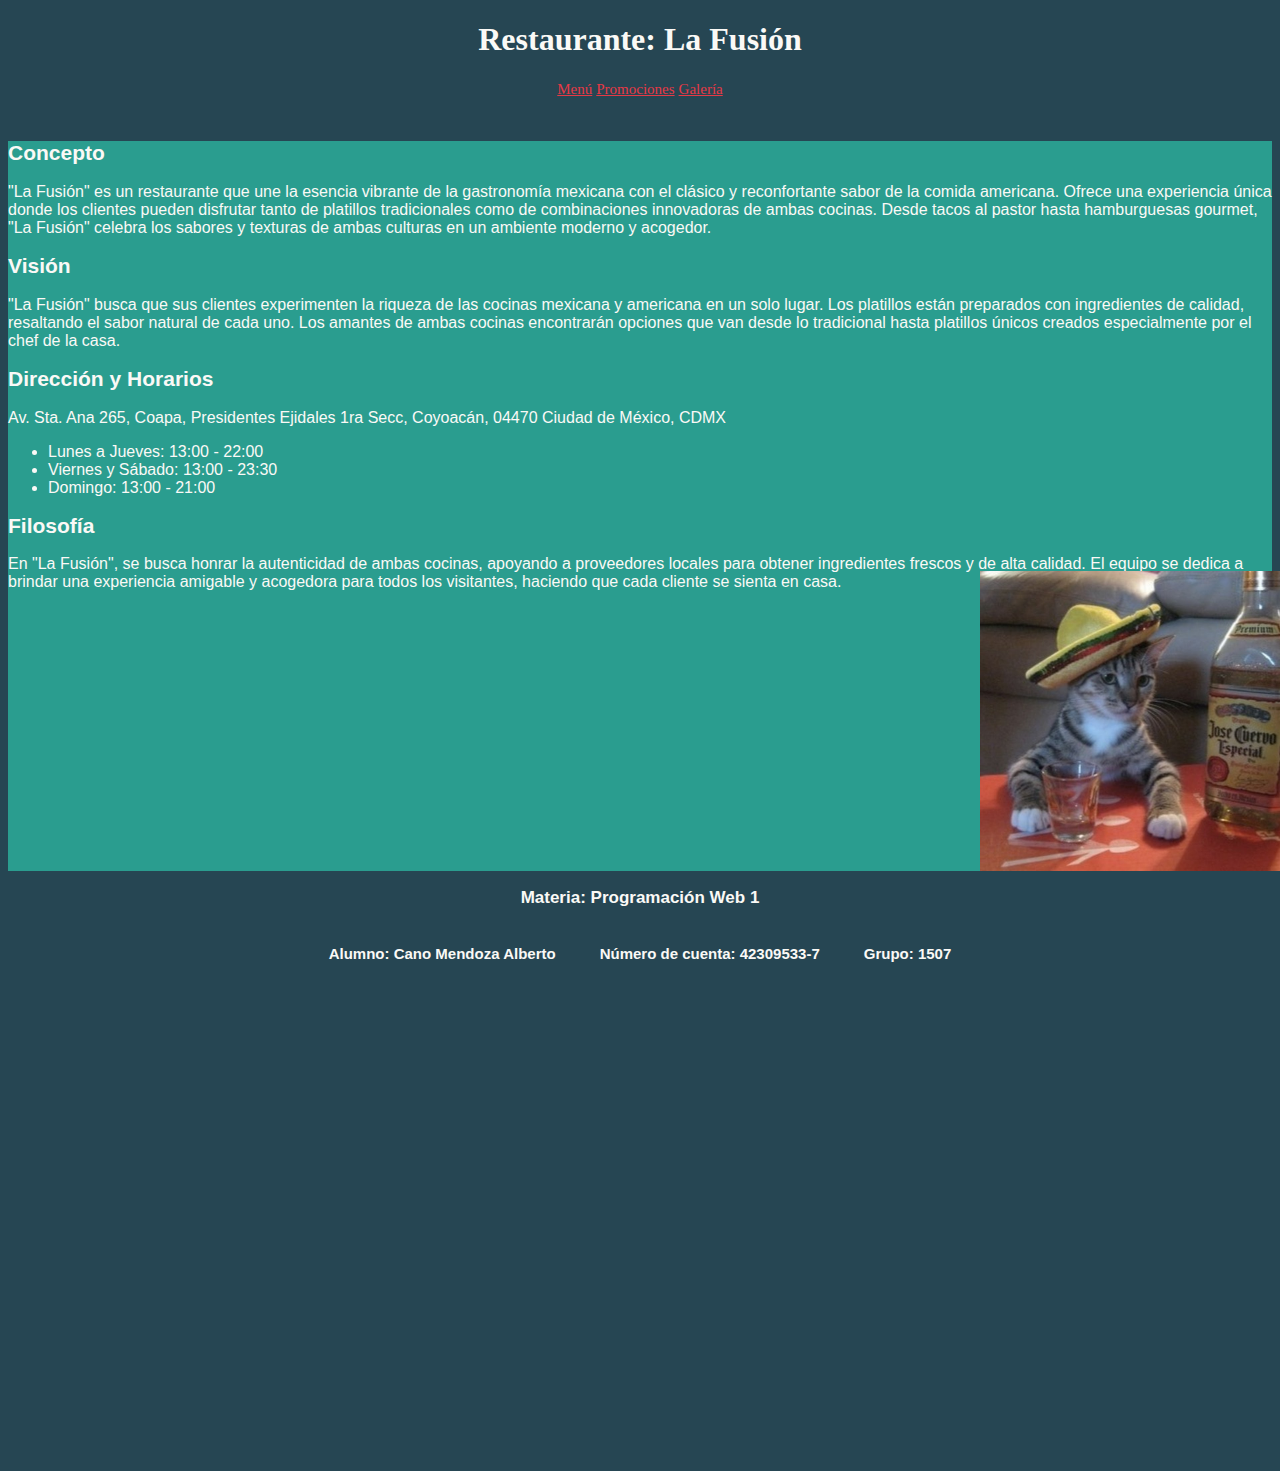
<file: index.html>
<!DOCTYPE html>
<html lang="es">
<head>
    <meta charset="UTF-8">
    <meta name="viewport" content="width=device-width, initial-scale=1.0">
    <title>Document</title>
    <link rel="stylesheet" href="index.css">
</head>
<body>
    <header>                                    <!--Encabezado que contiene el menu, las promociones y la galeria del restaurante-->
        <h1>Restaurante: La Fusión</h1>
        <a href="menu.html">Menú</a>            <!--Lo usamos para enlazar a la página de ménu, la de promociones y la de galeria-->
        <a href="promos.html">Promociones</a>
        <a href="galeria.html">Galería</a>
    </header>
    <div>                                       <!--Información del restaurante-->
        <h2>Concepto</h2>
        <p>"La Fusión" es un restaurante que une la esencia vibrante de la gastronomía mexicana con el clásico y reconfortante sabor de la comida americana. Ofrece una experiencia única donde los clientes pueden disfrutar tanto de platillos tradicionales como de combinaciones innovadoras de ambas cocinas. Desde tacos al pastor hasta hamburguesas gourmet, "La Fusión" celebra los sabores y texturas de ambas culturas en un ambiente moderno y acogedor.</p>
        <h2>Visión</h2>
        <p>"La Fusión" busca que sus clientes experimenten la riqueza de las cocinas mexicana y americana en un solo lugar. Los platillos están preparados con ingredientes de calidad, resaltando el sabor natural de cada uno. Los amantes de ambas cocinas encontrarán opciones que van desde lo tradicional hasta platillos únicos creados especialmente por el chef de la casa.</p>
        <h2>Dirección y Horarios</h2>
        <p>Av. Sta. Ana 265, Coapa, Presidentes Ejidales 1ra Secc, Coyoacán, 04470 Ciudad de México, CDMX</p>
        <ul>
            <li>Lunes a Jueves: 13:00 - 22:00</li>
            <li>Viernes y Sábado: 13:00 - 23:30</li>
            <li>Domingo: 13:00 - 21:00</li>
        </ul>
        <h2>Filosofía</h2>
        <p>En "La Fusión", se busca honrar la autenticidad de ambas cocinas, apoyando a proveedores locales para obtener ingredientes frescos y de alta calidad. El equipo se dedica a brindar una experiencia amigable y acogedora para todos los visitantes, haciendo que cada cliente se sienta en casa.</p>
        <div id="img">
            <img src="multimedia/gato_01.jpg" width="300px" height="300px" alt="Gato disfrutando una bebida UwU">
        </div> 
    </div>                               
    <footer>                                    <!--Pie de página que muestra los datos del autor-->
        <h3>Materia: Programación Web 1</h3>
        <h4>Alumno: Cano Mendoza Alberto</h4>
        <h4>Número de cuenta: 42309533-7</h4>
        <h4>Grupo: 1507</h4>
    </footer>
</body>
</html>
</file>
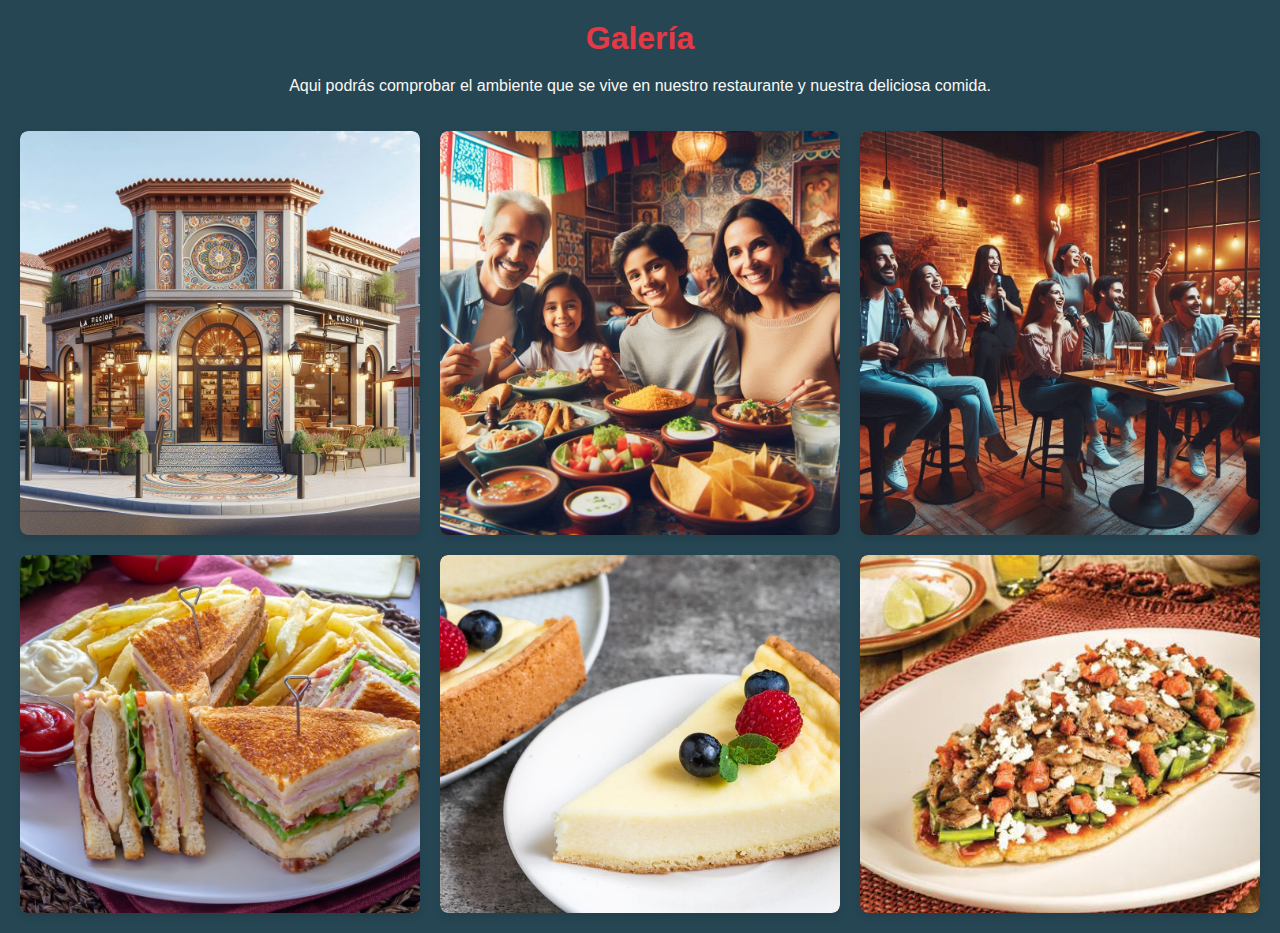
<file: galeria.html>
<!DOCTYPE html>
<html lang="es">
<head>
    <meta charset="UTF-8">
    <meta name="viewport" content="width=device-width, initial-scale=1.0">
    <title>Document</title>
    <link rel="stylesheet" href="galeria.css">
</head>
<body>
    <h1>Galería</h1>
    <p id="des">Aqui podrás comprobar el ambiente que se vive en nuestro restaurante y nuestra deliciosa comida.</p>
    
    <div class="gEstructura">
        <!--Contenedores para las imagenes-->
        <div class="gItem">
            <img src="multimedia/fachada.jpeg" alt="Foto del restaurante">
            <div class="overlay">
                <h3>Nuestro restaurante</h3>
            </div>
        </div>

        <div class="gItem">
            <img src="multimedia/familia_01.jpeg" alt="Familia disfrutando">
            <div class="overlay">
                <h3>Ambiente familiar</h3>
            </div>
        </div>

        <div class="gItem">
            <img src="multimedia/karaoke.jpeg" alt="Noche de karaoke">
            <div class="overlay">
                <h3>Karaoke nocturno</h3>
            </div>
        </div>

        <div class="gItem">
            <img src="multimedia/sandwich.jpg" alt="Rico sandwich">
            <div class="overlay">
                <h3>Ricos Sándwiches</h3>
            </div>
        </div>

        <div class="gItem">
            <img src="multimedia/pay_q.jpg" alt="Postres deliciosos">
            <div class="overlay">
                <h3>Postres Deliciosos</h3>
            </div>
        </div>

        <div class="gItem">
            <img src="multimedia/huarache.jpg" alt="Huaraches tradicionales">
            <div class="overlay">
                <h3>Huaraches Tradicionales</h3>
            </div>
        </div>

    </div>
</body>
</html>
</file>
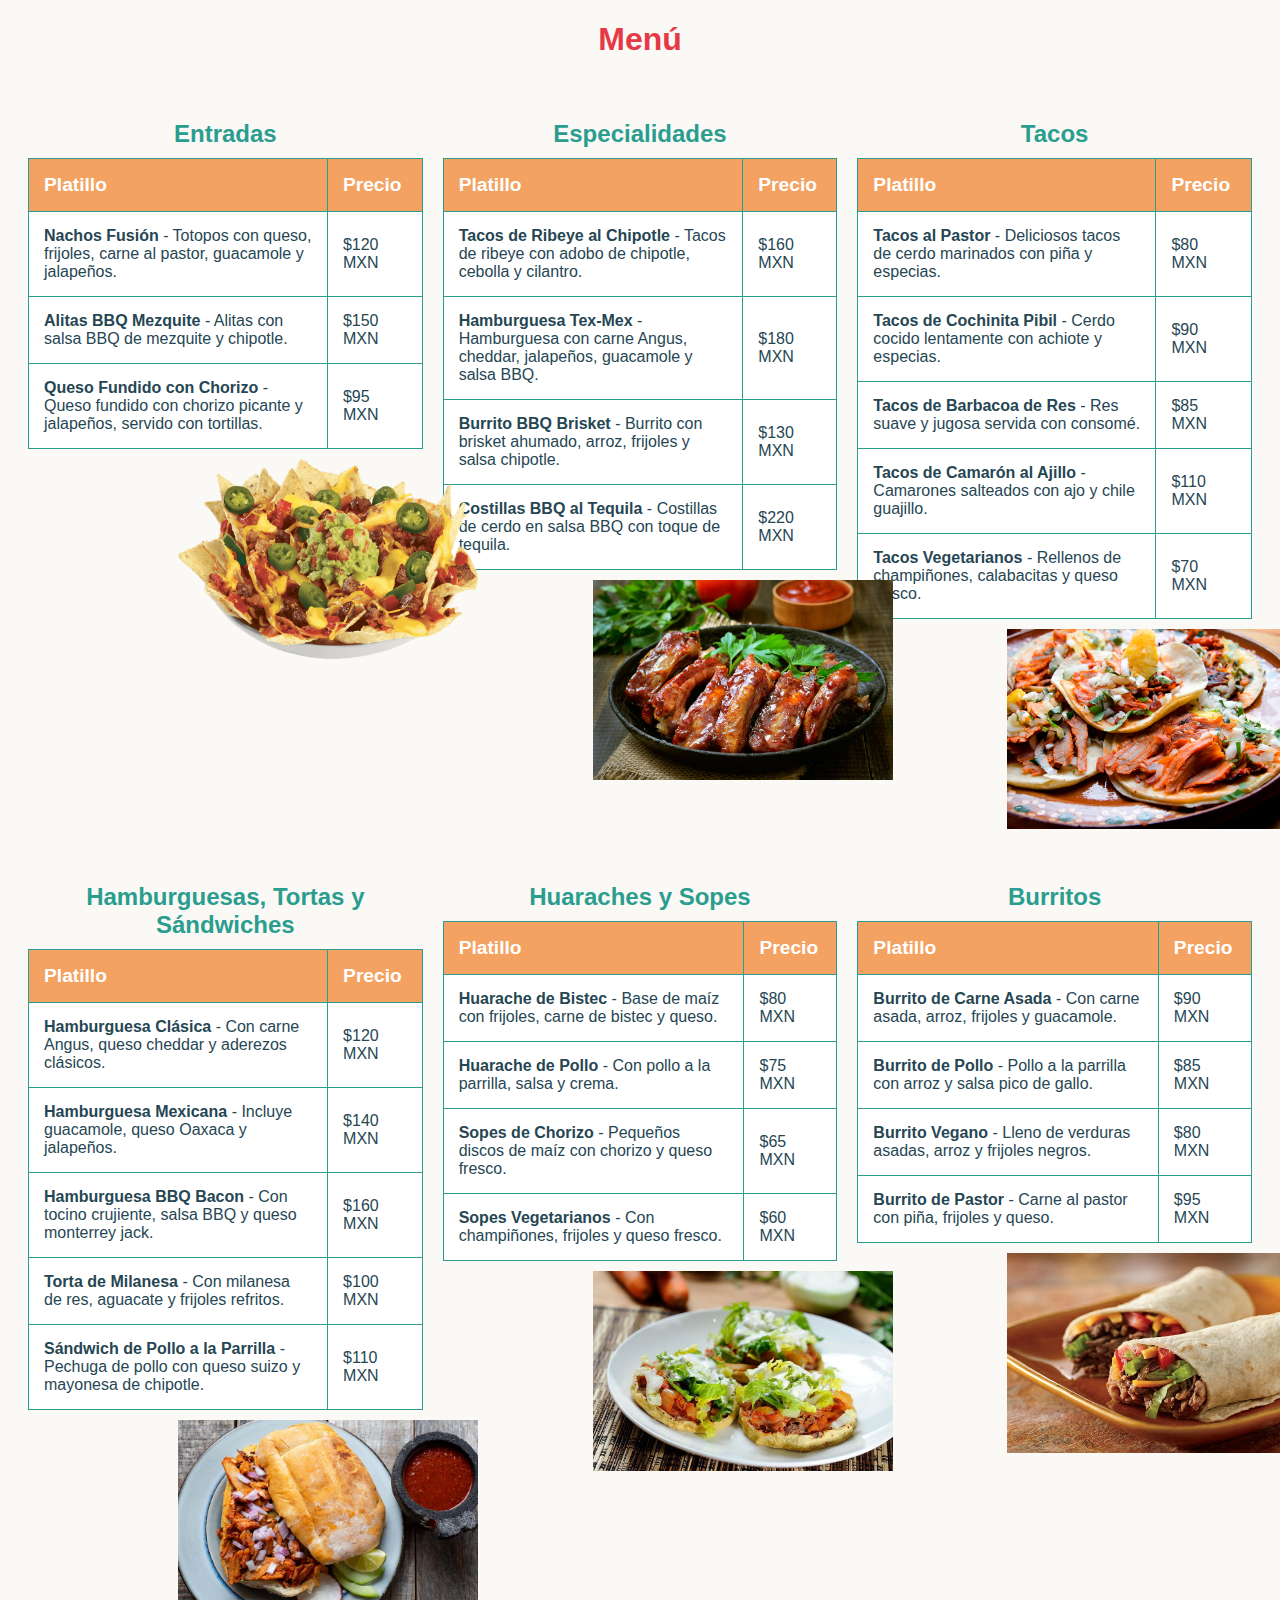
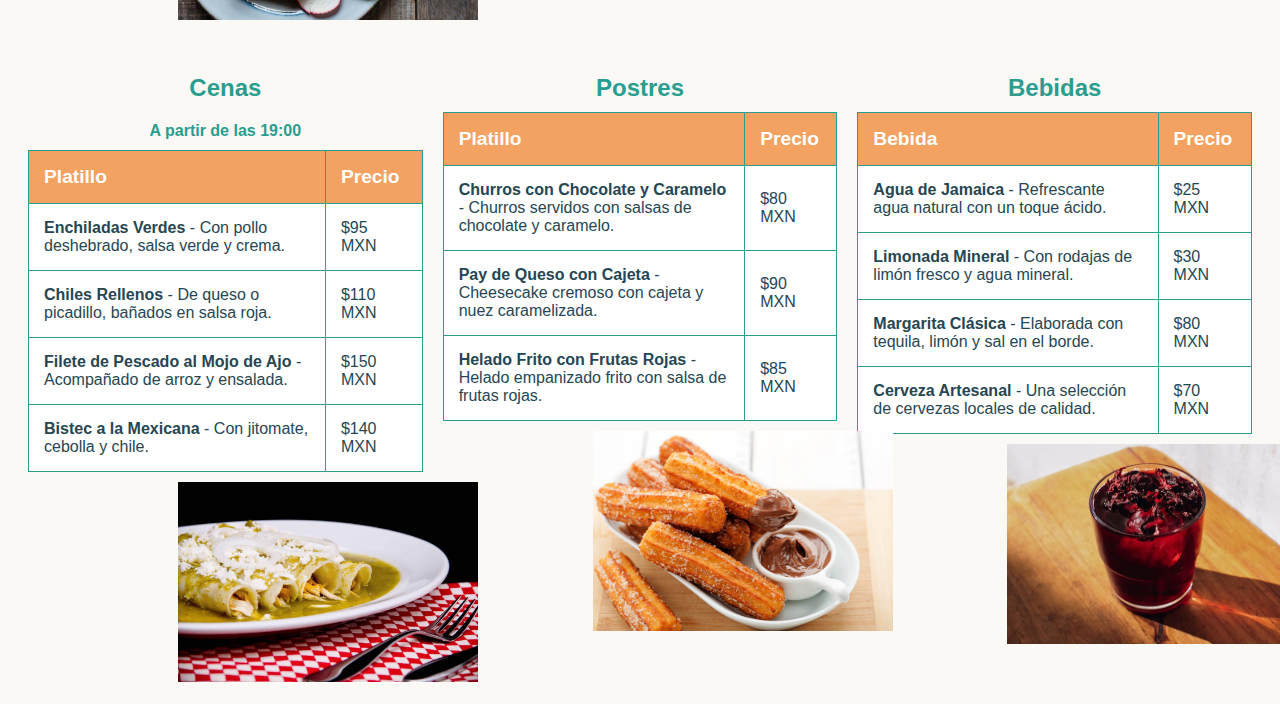
<file: menu.html>
<!DOCTYPE html>
<html lang="es">
<head>
    <meta charset="UTF-8">
    <meta name="viewport" content="width=device-width, initial-scale=1.0">
    <title>Document</title>
    <link rel="stylesheet" href="menu.css">
</head>
<body>
    <!--Se empleo el uso de tablas para mostrar los plattillos del restaurante junto con su precio-->
    <h1>Menú</h1>
    <div class="mEstructura">
        <div>
            <!--Seccion de entradas del restuaurante-->
            <h2>Entradas</h2>
            <table>
                <thead>
                    <tr>
                        <th>Platillo</th>
                        <th>Precio</th>
                    </tr>
                </thead>
                <tbody>
                    <tr>
                        <td><strong>Nachos Fusión</strong> - Totopos con queso, frijoles, carne al pastor, guacamole y jalapeños.</td>
                        <td>$120 MXN</td>
                    </tr>
                    <tr>
                        <td><strong>Alitas BBQ Mezquite</strong> - Alitas con salsa BBQ de mezquite y chipotle.</td>
                        <td>$150 MXN</td>
                    </tr>
                    <tr>
                        <td><strong>Queso Fundido con Chorizo</strong> - Queso fundido con chorizo picante y jalapeños, servido con tortillas.</td>
                        <td>$95 MXN</td>
                    </tr>
                </tbody>
            </table>
            <div class="img">
                <img src="multimedia/nachos.png" width="300px" height="200px" alt="Nachos">
            </div>
        </div>
        <div>
            <!--Seccion de las especialidades que ofrece el restaurante-->
            <h2>Especialidades</h2>
            <table>
                <thead>
                    <tr>
                        <th>Platillo</th>
                        <th>Precio</th>
                    </tr>
                </thead>
                <tbody>
                    <tr>
                        <td><strong>Tacos de Ribeye al Chipotle</strong> - Tacos de ribeye con adobo de chipotle, cebolla y cilantro.</td>
                        <td>$160 MXN</td>
                    </tr>
                    <tr>
                        <td><strong>Hamburguesa Tex-Mex</strong> - Hamburguesa con carne Angus, cheddar, jalapeños, guacamole y salsa BBQ.</td>
                        <td>$180 MXN</td>
                    </tr>
                    <tr>
                        <td><strong>Burrito BBQ Brisket</strong> - Burrito con brisket ahumado, arroz, frijoles y salsa chipotle.</td>
                        <td>$130 MXN</td>
                    </tr>
                    <tr>
                        <td><strong>Costillas BBQ al Tequila</strong> - Costillas de cerdo en salsa BBQ con toque de tequila.</td>
                        <td>$220 MXN</td>
                    </tr>
                </tbody>
            </table>
            <div class="img">
                <img src="multimedia/costillas.avif" height="200px" width="300px" alt="Costillas BBQ">
            </div>
        </div>
        <div>
            <!--Seccion que muestra nuestra los tacos que ofrecemos-->
            <h2>Tacos</h2>
            <table>
                <thead>
                    <tr>
                        <th>Platillo</th>
                        <th>Precio</th>
                    </tr>
                </thead>
                <tbody>
                    <tr>
                        <td><strong>Tacos al Pastor</strong> - Deliciosos tacos de cerdo marinados con piña y especias.</td>
                        <td>$80 MXN</td>
                    </tr>
                    <tr>
                        <td><strong>Tacos de Cochinita Pibil</strong> - Cerdo cocido lentamente con achiote y especias.</td>
                        <td>$90 MXN</td>
                    </tr>
                    <tr>
                        <td><strong>Tacos de Barbacoa de Res</strong> - Res suave y jugosa servida con consomé.</td>
                        <td>$85 MXN</td>
                    </tr>
                    <tr>
                        <td><strong>Tacos de Camarón al Ajillo</strong> - Camarones salteados con ajo y chile guajillo.</td>
                        <td>$110 MXN</td>
                    </tr>
                    <tr>
                        <td><strong>Tacos Vegetarianos</strong> - Rellenos de champiñones, calabacitas y queso fresco.</td>
                        <td>$70 MXN</td>
                    </tr>
                </tbody>
            </table>
            <div class="img">
                <img src="multimedia/tacos_p.jpg" height="200px" width="300px" alt="Tacos al pastor">
            </div>
        </div>
    </div>

    <div class="mEstructura">
        <div>
            <!--Comida entre panes-->
            <h2>Hamburguesas, Tortas y Sándwiches</h2>
            <table>
                <thead>
                    <tr>
                        <th>Platillo</th>
                        <th>Precio</th>
                    </tr>
                </thead>
                <tbody>
                    <tr>
                        <td><strong>Hamburguesa Clásica</strong> - Con carne Angus, queso cheddar y aderezos clásicos.</td>
                        <td>$120 MXN</td>
                    </tr>
                    <tr>
                        <td><strong>Hamburguesa Mexicana</strong> - Incluye guacamole, queso Oaxaca y jalapeños.</td>
                        <td>$140 MXN</td>
                    </tr>
                    <tr>
                        <td><strong>Hamburguesa BBQ Bacon</strong> - Con tocino crujiente, salsa BBQ y queso monterrey jack.</td>
                        <td>$160 MXN</td>
                    </tr>
                    <tr>
                        <td><strong>Torta de Milanesa</strong> - Con milanesa de res, aguacate y frijoles refritos.</td>
                        <td>$100 MXN</td>
                    </tr>
                    <tr>
                        <td><strong>Sándwich de Pollo a la Parrilla</strong> - Pechuga de pollo con queso suizo y mayonesa de chipotle.</td>
                        <td>$110 MXN</td>
                    </tr>
                </tbody>
            </table>
            <div class="img">
                <img src="multimedia/torta.jpg" height="200px" width="300px" alt="Una torta">
            </div>
        </div>
        <div>
            <!--Los huareches y sopes que ofrecemos-->
            <h2>Huaraches y Sopes</h2>
            <table>
                <thead>
                    <tr>
                        <th>Platillo</th>
                        <th>Precio</th>
                    </tr>
                </thead>
                <tbody>
                    <tr>
                        <td><strong>Huarache de Bistec</strong> - Base de maíz con frijoles, carne de bistec y queso.</td>
                        <td>$80 MXN</td>
                    </tr>
                    <tr>
                        <td><strong>Huarache de Pollo</strong> - Con pollo a la parrilla, salsa y crema.</td>
                        <td>$75 MXN</td>
                    </tr>
                    <tr>
                        <td><strong>Sopes de Chorizo</strong> - Pequeños discos de maíz con chorizo y queso fresco.</td>
                        <td>$65 MXN</td>
                    </tr>
                    <tr>
                        <td><strong>Sopes Vegetarianos</strong> - Con champiñones, frijoles y queso fresco.</td>
                        <td>$60 MXN</td>
                    </tr>
                </tbody>
            </table>
            <div class="img">
                <img src="multimedia/sope.jpg" height="200px" width="300px" alt="Un sope">
            </div>
        </div>
        <div>
            <!--Los burritos disponibles-->
            <h2>Burritos</h2>
            <table>
                <thead>
                    <tr>
                        <th>Platillo</th>
                        <th>Precio</th>
                    </tr>
                </thead>
                <tbody>
                    <tr>
                        <td><strong>Burrito de Carne Asada</strong> - Con carne asada, arroz, frijoles y guacamole.</td>
                        <td>$90 MXN</td>
                    </tr>
                    <tr>
                        <td><strong>Burrito de Pollo</strong> - Pollo a la parrilla con arroz y salsa pico de gallo.</td>
                        <td>$85 MXN</td>
                    </tr>
                    <tr>
                        <td><strong>Burrito Vegano</strong> - Lleno de verduras asadas, arroz y frijoles negros.</td>
                        <td>$80 MXN</td>
                    </tr>
                    <tr>
                        <td><strong>Burrito de Pastor</strong> - Carne al pastor con piña, frijoles y queso.</td>
                        <td>$95 MXN</td>
                    </tr>
                </tbody>
            </table>
            <div class="img">
                <img src="multimedia/burrito.jpg" height="200px" width="300px" alt="Un burrito">
            </div>
        </div>      
    </div>
    <div class="mEstructura">
        <div>
            <!--Las cenas que proporcionamos-->
            <h2>Cenas</h2>
            <h4>A partir de las 19:00</h4>
            <table>
                <thead>
                    <tr>
                        <th>Platillo</th>
                        <th>Precio</th>
                    </tr>
                </thead>
                <tbody>
                    <tr>
                        <td><strong>Enchiladas Verdes</strong> - Con pollo deshebrado, salsa verde y crema.</td>
                        <td>$95 MXN</td>
                    </tr>
                    <tr>
                        <td><strong>Chiles Rellenos</strong> - De queso o picadillo, bañados en salsa roja.</td>
                        <td>$110 MXN</td>
                    </tr>
                    <tr>
                        <td><strong>Filete de Pescado al Mojo de Ajo</strong> - Acompañado de arroz y ensalada.</td>
                        <td>$150 MXN</td>
                    </tr>
                    <tr>
                        <td><strong>Bistec a la Mexicana</strong> - Con jitomate, cebolla y chile.</td>
                        <td>$140 MXN</td>
                    </tr>
                </tbody>
            </table>
            <div class="img">
                <img src="multimedia/enchiladas.jpg" height="200px" width="300px" alt="Enchiladas">
            </div>
        </div>
        <div>
            <!--Nuestra sección de postres-->
            <h2>Postres</h2>
            <table>
                <thead>
                    <tr>
                        <th>Platillo</th>
                        <th>Precio</th>
                    </tr>
                </thead>
                <tbody>
                    <tr>
                        <td><strong>Churros con Chocolate y Caramelo</strong> - Churros servidos con salsas de chocolate y caramelo.</td>
                        <td>$80 MXN</td>
                    </tr>
                    <tr>
                        <td><strong>Pay de Queso con Cajeta</strong> - Cheesecake cremoso con cajeta y nuez caramelizada.</td>
                        <td>$90 MXN</td>
                    </tr>
                    <tr>
                        <td><strong>Helado Frito con Frutas Rojas</strong> - Helado empanizado frito con salsa de frutas rojas.</td>
                        <td>$85 MXN</td>
                    </tr>
                </tbody>
            </table>
            <div class="img">
                <img src="multimedia/churros.avif" height="200px" width="300px" alt="Unos churros">
            </div>
        </div>
        <div>
            <!--Las bebidas disponibles-->
            <h2>Bebidas</h2>
            <table>
                <thead>
                    <tr>
                        <th>Bebida</th>
                        <th>Precio</th>
                    </tr>
                </thead>
                <tbody>
                    <tr>
                        <td><strong>Agua de Jamaica</strong> - Refrescante agua natural con un toque ácido.</td>
                        <td>$25 MXN</td>
                    </tr>
                    <tr>
                        <td><strong>Limonada Mineral</strong> - Con rodajas de limón fresco y agua mineral.</td>
                        <td>$30 MXN</td>
                    </tr>
                    <tr>
                        <td><strong>Margarita Clásica</strong> - Elaborada con tequila, limón y sal en el borde.</td>
                        <td>$80 MXN</td>
                    </tr>
                    <tr>
                        <td><strong>Cerveza Artesanal</strong> - Una selección de cervezas locales de calidad.</td>
                        <td>$70 MXN</td>
                    </tr>
                </tbody>
            </table>
            <div class="img">
                <img src="multimedia/agua_jamaica.jpg" height="200px" width="300px" alt="Agüita de jamaica">
            </div>
        </div>
    </div>
</body>
</html>
</file>
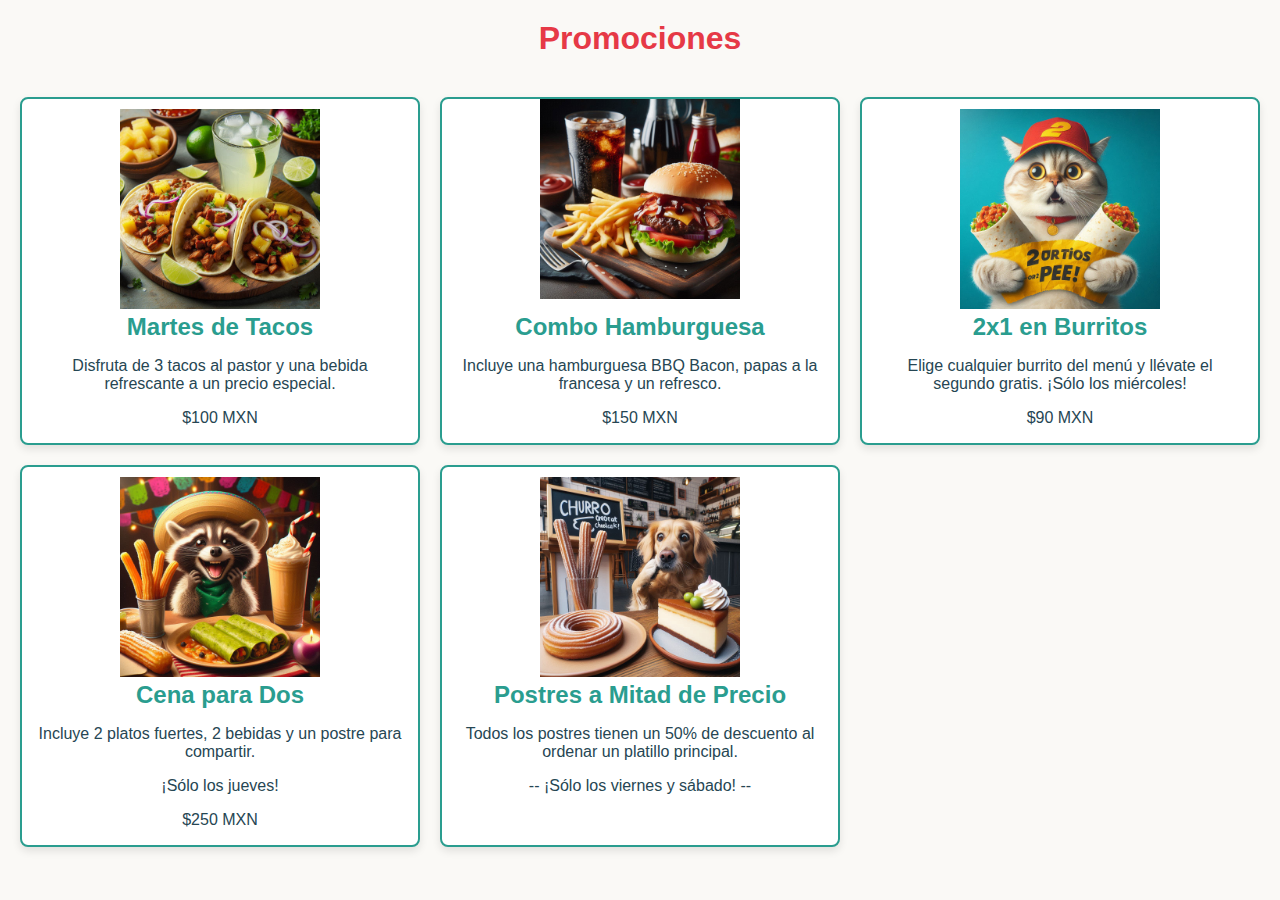
<file: promos.html>
<!DOCTYPE html>
<html lang="es">
<head>
    <meta charset="UTF-8">
    <meta name="viewport" content="width=device-width, initial-scale=1.0">
    <title>Document</title>
    <link rel="stylesheet" href="promos.css">
</head>
<body>
    <h1>Promociones</h1>
    <div class="pEstructura">

        <!-- Promoción 1 -->
        <div class="promo">
            <div class="img">
                <img src="multimedia/tacos_promo.jpeg" height="200px" width="200px" alt="Promoción de Tacos">
            </div>
            <h2>Martes de Tacos</h2>
            <p>Disfruta de 3 tacos al pastor y una bebida refrescante a un precio especial.</p>
            <p class="precio">$100 MXN</p>
        </div>

        <!-- Promoción 2 -->
        <div class="promo">
            <img src="multimedia/hamburguesa_promo.jpeg" height="200px" width="200px" alt="Promoción de Hamburguesas">
            <h2>Combo Hamburguesa</h2>
            <p>Incluye una hamburguesa BBQ Bacon, papas a la francesa y un refresco.</p>
            <p class="precio">$150 MXN</p>
        </div>

        <!-- Promoción 3 -->
        <div class="promo">
            <div class="img">
                <img src="multimedia/burritos_promo.jpeg" height="200px" width="200px" alt="Promoción de Burritos">
            </div>
            <h2>2x1 en Burritos</h2>
            <p>Elige cualquier burrito del menú y llévate el segundo gratis. ¡Sólo los miércoles!</p>
            <p class="precio">$90 MXN</p>
        </div>

        <!-- Promoción 4 -->
        <div class="promo">
            <div class="img">
                <img src="multimedia/enchilada_promo.jpeg" height="200px" width="200px" alt="Promoción de Cenas">
            </div>
            <h2>Cena para Dos</h2>
            <p>Incluye 2 platos fuertes, 2 bebidas y un postre para compartir.</p>
            <p>¡Sólo los jueves!</p>
            <p class="precio">$250 MXN</p>
        </div>

        <!-- Promoción 5 -->
        <div class="promo">
            <div class="img">
                <img src="multimedia/churro_promo.jpeg" height="200px" width="200px" alt="Promoción de Postres">
            </div>
            <h2>Postres a Mitad de Precio</h2>
            <p>Todos los postres tienen un 50% de descuento al ordenar un platillo principal.</p>
            <p>-- ¡Sólo los viernes y sábado! --</p>
        </div>
</body>
</html>
</file>
<file: index.css>
body{
    background: #264653;
}
header{                             /*Configuración estetica para el encabezado de la página*/
    width: 100%;
    height: 100px;
    background: #264653;
    margin-bottom: 20px;
    justify-content: center;
    text-align: center;
}
div{                                /*Configuracion para el cuerpo de la página, dónde se ñe da tamaño y color*/
    width: 100%;
    height: 730px;
    background: #2A9D8F;
}
footer{                             /*Configuración del pié de la página*/
    width: 100%;
    height: 50px;                    
    background: #264653;
    text-align: center;
}
h1{
    font-family: 'Times New Roman', Times, serif;   /*Modifica el estilo de la letra*/
    color: #FAF9F6;                               /*Modifica el color de la letra*/
}
h2{
    font-family: Arial, Helvetica, sans-serif;
    color: #FAF9F6;
    font-size: 21px;
}
h3{
    font-family: Arial, Helvetica, sans-serif;
    font-size: 17px;
    color: #FAF9F6;
}
h4{
    font-family: Arial, Helvetica, sans-serif;
    font-size: 15px;                                /*Modifica el tamaño de la fuente*/
    display: inline-block;
    color: #FAF9F6;
    margin-left: 20px;
    margin-right: 20px;
}
a{
    font-family: 'Times New Roman', Times, serif;
    font-size: 15px;
    color: #E63946;
}
p, li{
    font-family: Arial, Helvetica, sans-serif;
    color: #FAF9F6;
}
ul{
    color: #FAF9F6;
}
#img{                                   /*Dimensiones usadas para la imágen*/
    background: none;
    bottom: 0;                          /*Posicion de la imagen*/
    right: 0;
    height: 100%;
    width: auto;
    position: absolute;
    top: 571px;
}
</file>
<file: galeria.css>
body {
    font-family: Arial, sans-serif;
    background-color: #264653;
    color: #faf9f6;
    margin: 0;
    padding: 0;
}
h1 {
    text-align: center;
    color: #e63946;
    margin: 20px 0;
}
.gEstructura {
    display: grid;
    grid-template-columns: repeat(3, 1fr);      /* Tres imágenes por fila */
    gap: 20px;
    padding: 20px;
    justify-items: center;
}
.gItem {
    position: relative;
    overflow: hidden;
    border-radius: 8px;
    box-shadow: 0 4px 8px rgba(0, 0, 0, 0.1);
    transition: transform 0.3s ease;
}
.gItem img {
    width: 100%;
    height: 100%;
    object-fit: cover;
    border-radius: 8px;
}
.gItem:hover {
    transform: scale(1.05);
}
.gItem .overlay {                               /*Overlay nos proporciona el efecto deu que al pasar el mouse por la imagen esta se oscurece un poco*/
    position: absolute;                         /*y nos muestre la descripcion de la imagen que estemos seleccionando*/
    top: 0;
    left: 0;
    right: 0;
    bottom: 0;
    background: rgba(0, 0, 0, 0.5);
    color: #ffffff;
    opacity: 0;
    transition: opacity 0.3s ease;
    display: flex;
    justify-content: center;
    align-items: center;
    text-align: center;
}
.gItem:hover .overlay {
    opacity: 1;
}
.overlay h3 {
    font-size: 1.5em;
    font-weight: bold;
}
#des {                          /*Centrado de la descriocion de la galeria*/
    text-align: center;
}
</file>
<file: menu.css>
body {
    font-family: Arial, sans-serif;
    background-color: #faf9f6;
    color: #264653;
}
h1 {
    text-align: center;
    color: #e63946;
}
h2 {
    text-align: center;
    margin: 20px 0 10px;
    color: #2a9d8f;
}
h4 {
    text-align: center;
    margin: 20px 0 10px;
    color: #2a9d8f;
}
table {
    width: 100%;
    border-collapse: collapse;
    margin: 0 auto;
}
th, td {
    padding: 15px;
    border: 1px solid #2a9d8f;
    text-align: left;
}
th {
    background-color: #f4a261;
    color: #ffffff;
    font-size: 1.2em;
}
td {
    background-color: #ffffff;
}
tr:nth-child(even) {
    background-color: #f4f4f4;
}
.mEstructura{
    display: grid;
    grid-template-columns: repeat(auto-fit, minmax(300px, 1fr));
    gap: 20px;
    padding: 20px;
    justify-content: center;
}
.img {
    height: auto;
    width: auto;
    position: relative;
    justify-content: center;
    top: 10px;
    left: 150px;
}
</file>
<file: promos.css>
body {
    font-family: Arial, sans-serif;
    background-color: #faf9f6;
    color: #264653;
    margin: 0;
    padding: 0;
}
h1 {
    text-align: center;
    color: #e63946;
    margin: 20px 0;
}
.pEstructura {
    display: grid;
    grid-template-columns: repeat(auto-fit, minmax(300px, 1fr));
    gap: 20px;
    padding: 20px;
}
.promo {
    background-color: #ffffff;
    border: 2px solid #2a9d8f;
    border-radius: 8px;
    overflow: hidden;
    text-align: center;
    box-shadow: 0 4px 8px rgba(0, 0, 0, 0.1);
}
.promo h2 {
    color: #2a9d8f;
    margin: 10px 0;
}
.promo p {
    padding: 0 15px;
    color: #264653;
    font-size: 1em;
}
.promo .price {
    font-size: 1.2em;
    font-weight: bold;
    color: #e63946;
    margin: 10px 0;
}
.img {
    height: auto;
    width: auto;
    position: relative;
    justify-content: center;
    top: 10px;
}
</file>
